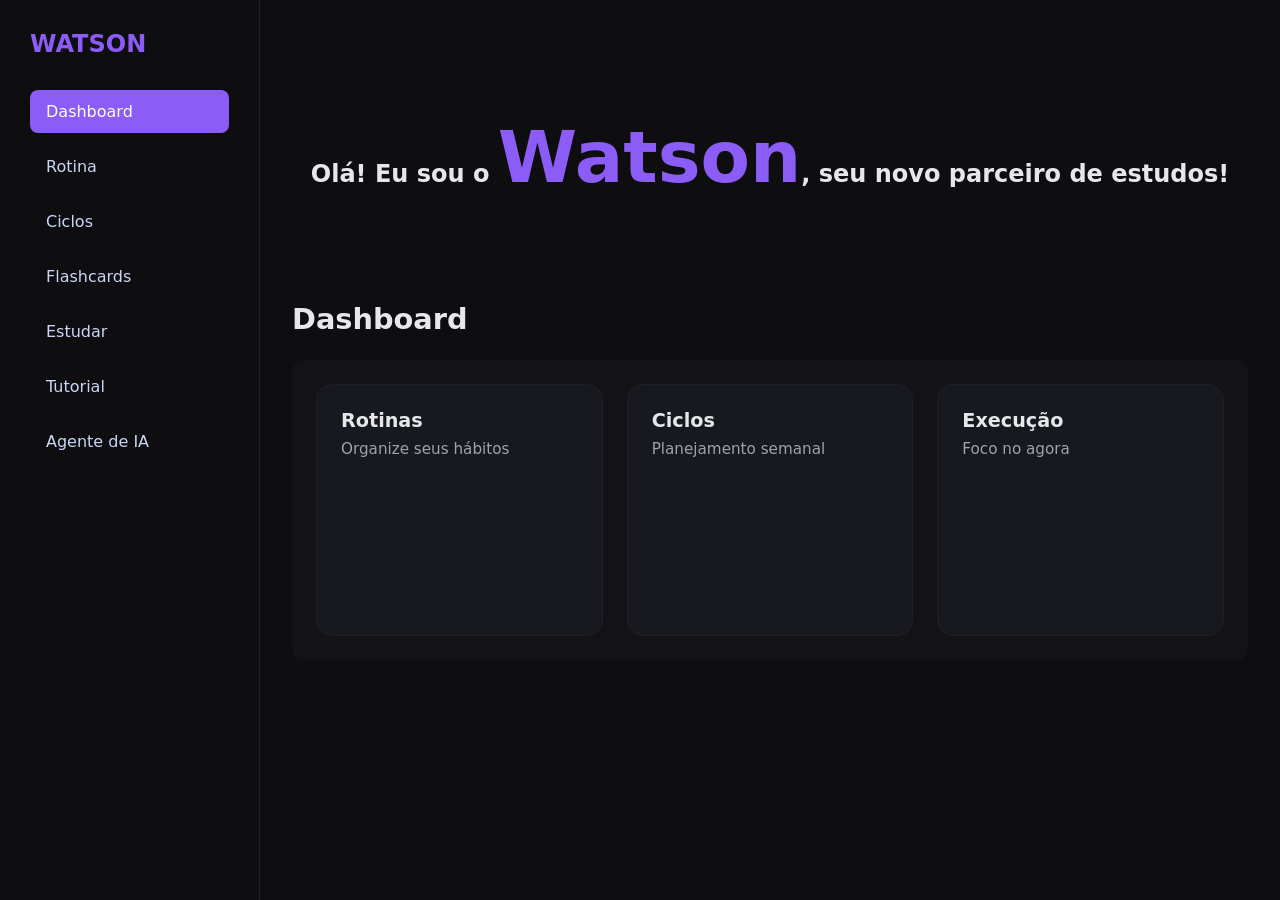
<file: index.html>
<!DOCTYPE html>
<html lang="pt-BR">
<head>
  <meta charset="UTF-8" />
  <meta name="viewport" content="width=device-width, initial-scale=1.0" />
  <title>Watson</title>

  <!-- CSS -->
  <link rel="stylesheet" href="base.css" />
  <link rel="stylesheet" href="layout.css" />
</head>
<body>

  <div class="app">

    <!-- SIDEBAR -->
    <app-sidebar></app-sidebar>
    <script src="sidebar.js"></script>

    <!-- CONTEÚDO -->
    <main class="content">

    <section class="hi">
      <h1>Olá! Eu sou o <strong>Watson</strong>, seu novo parceiro de estudos!</h1>



    </section>
    <BR>
      <header class="content-header">
        <h2>Dashboard</h2>
      </header>

      <section class="content-body dashboard">

  <div class="card">
    <h3>Rotinas</h3>
    <p>Organize seus hábitos</p>
  </div>

  <div class="card">
    <h3>Ciclos</h3>
    <p>Planejamento semanal</p>
  </div>

  <div class="card">
    <h3>Execução</h3>
    <p>Foco no agora</p>
  </div>

</section>

    </main>

  </div>

</body>
</html>
</file>
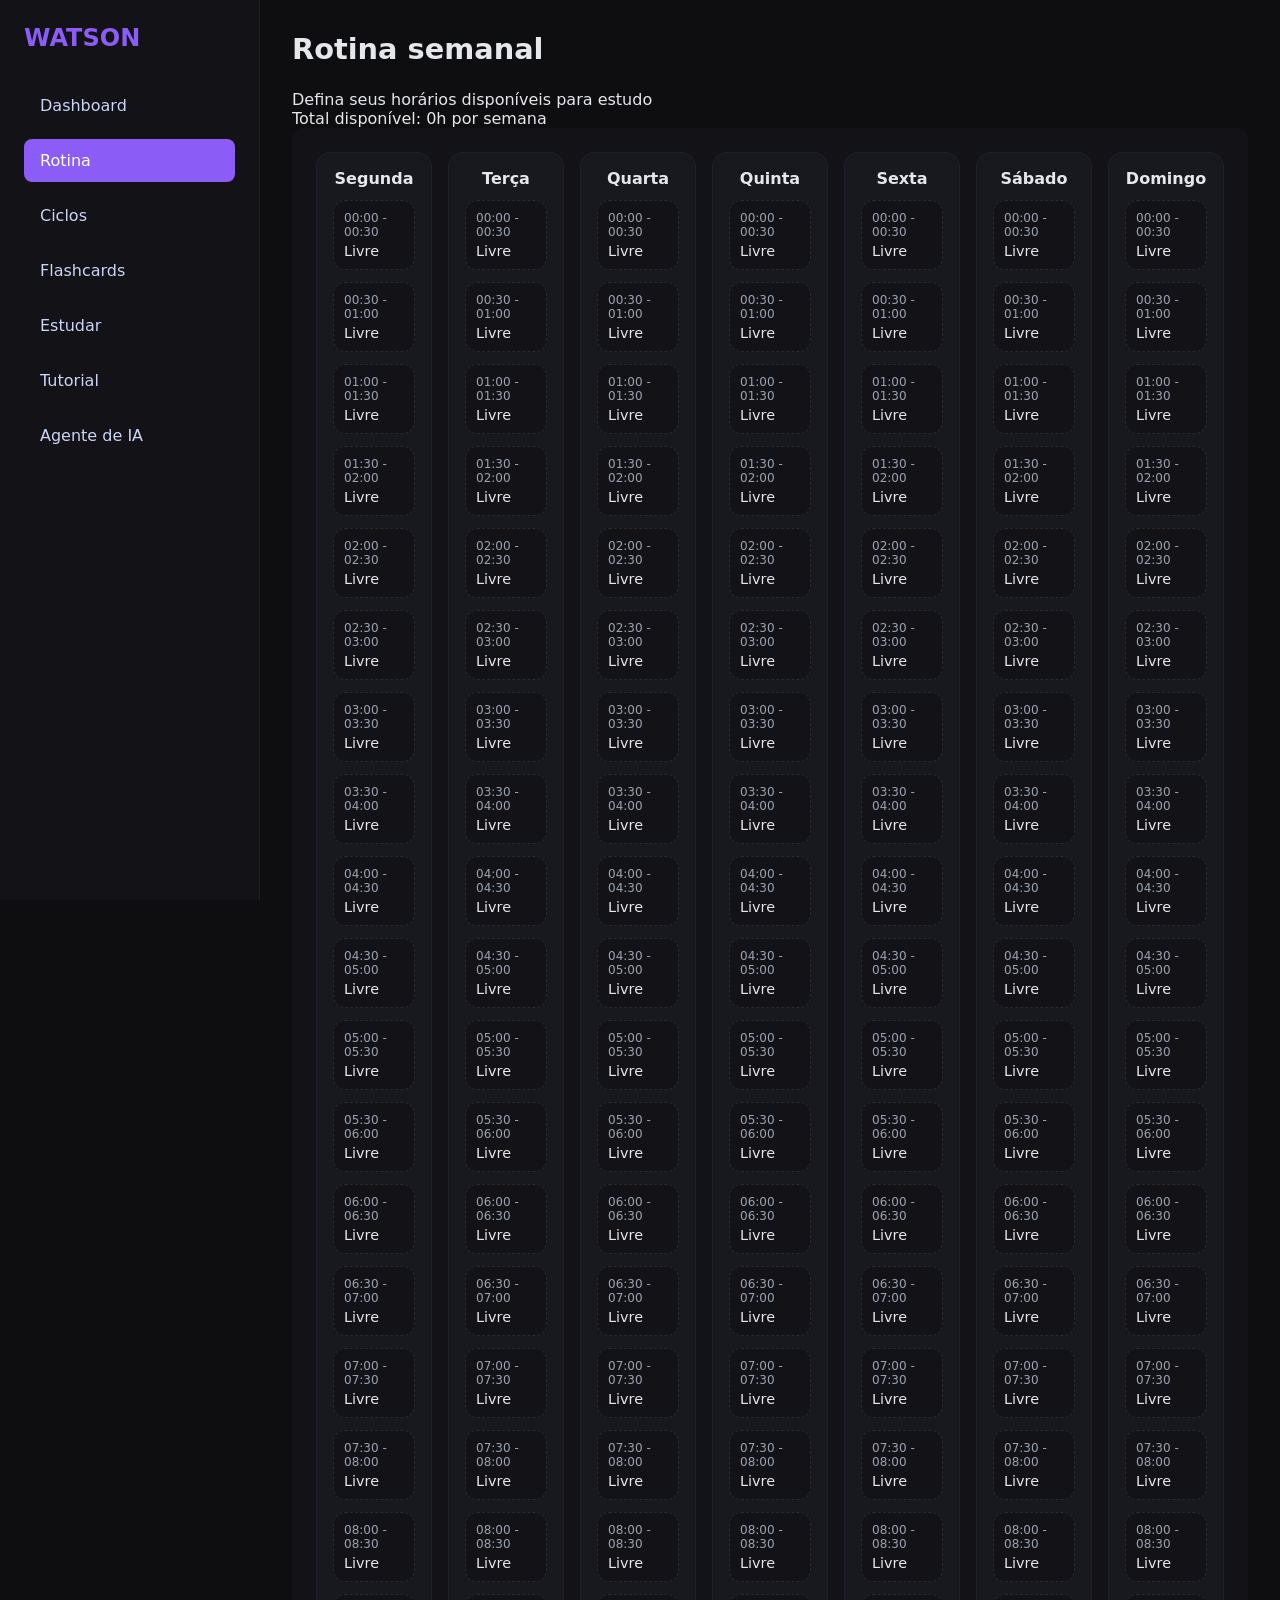
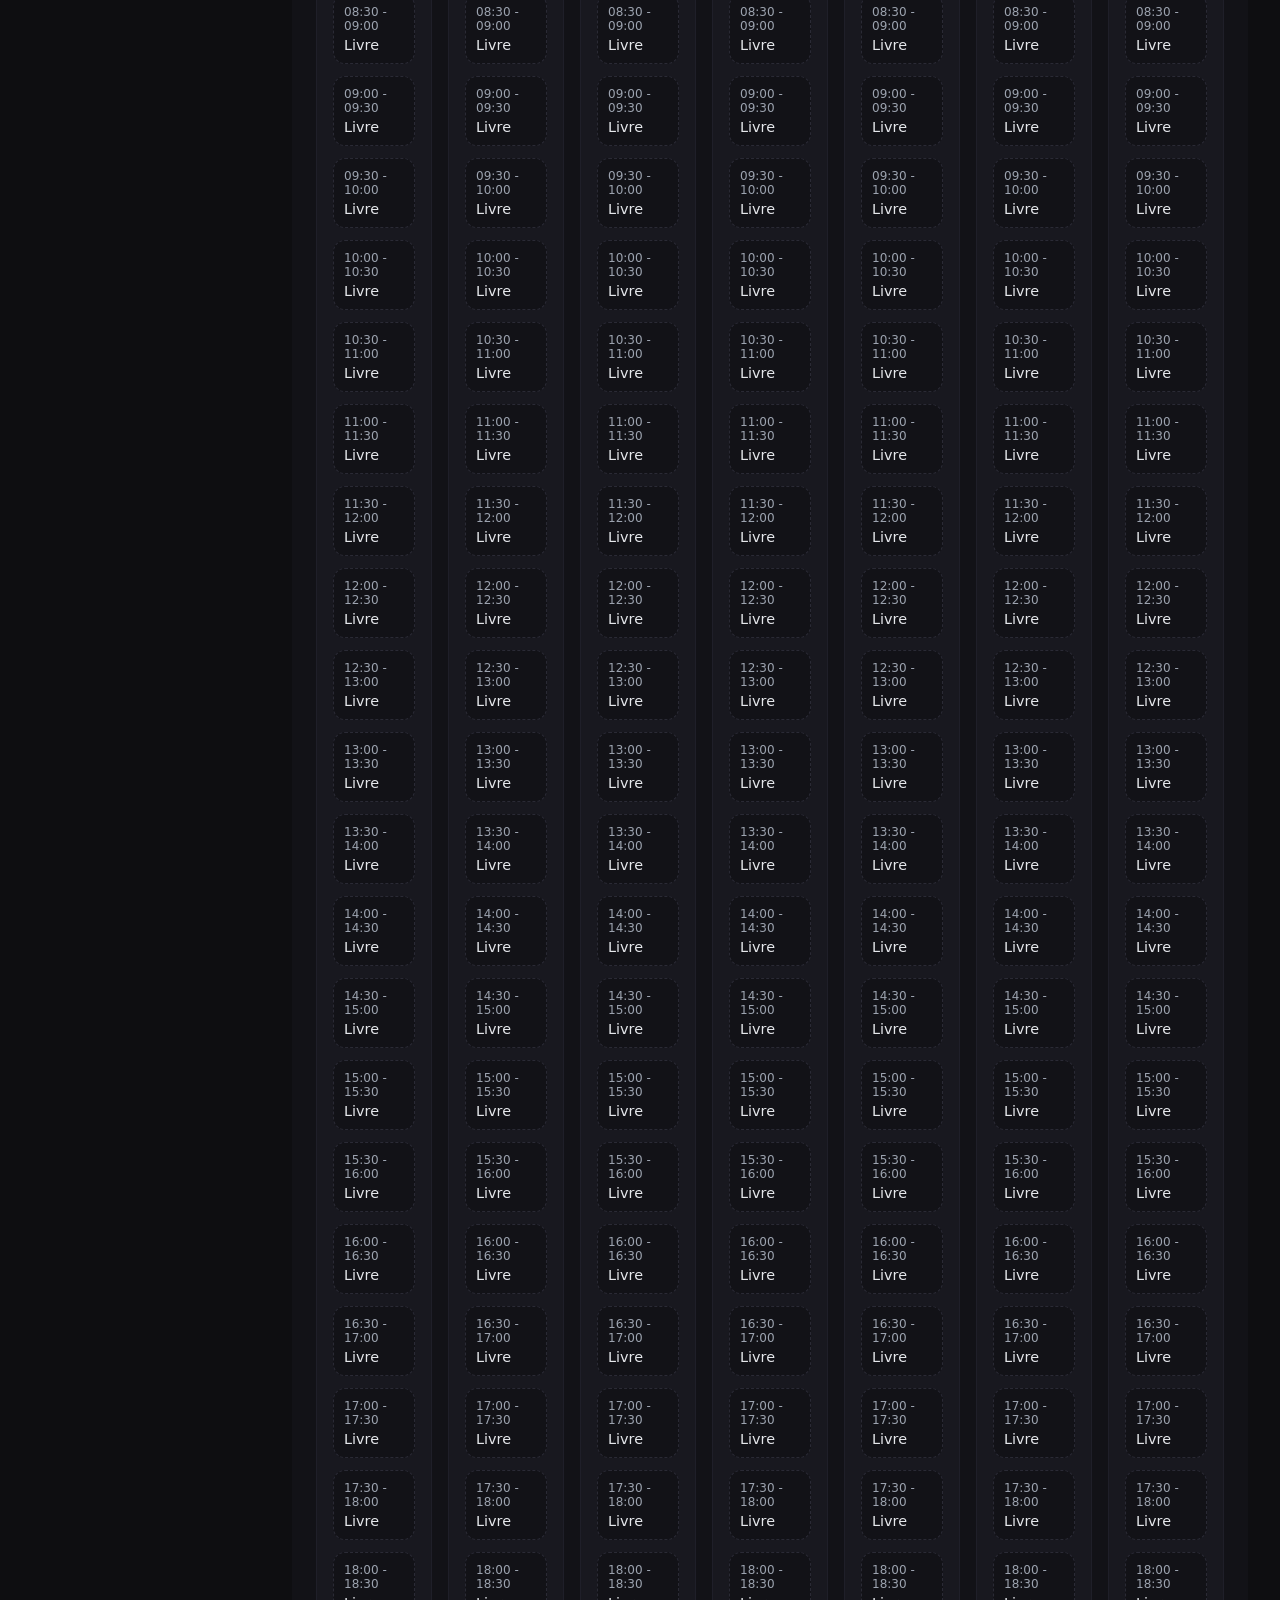
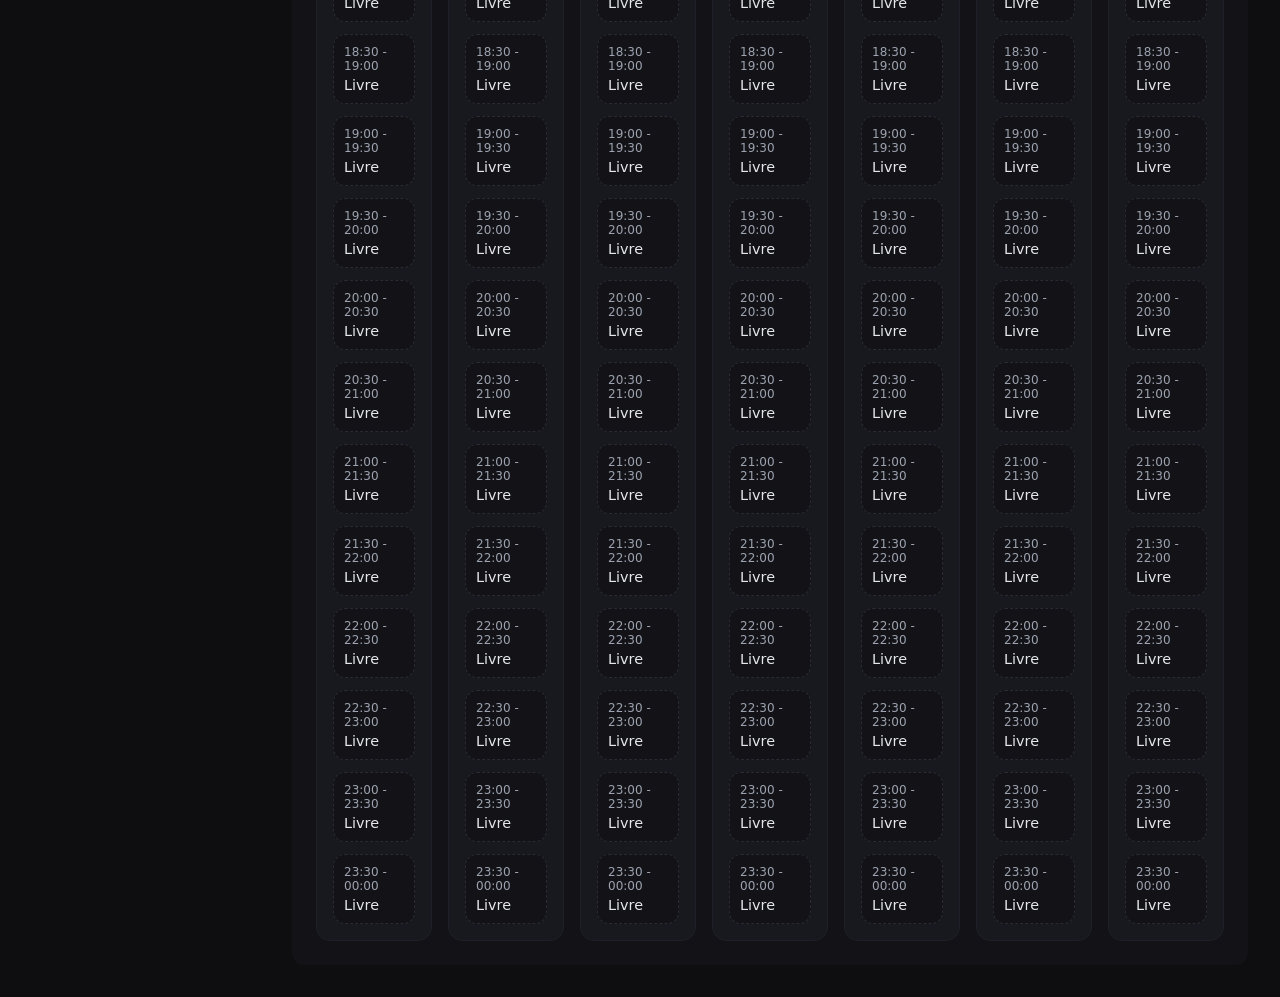
<file: rotina.html>
<!DOCTYPE html>
<html lang="pt-BR">
<head>
  <meta charset="UTF-8" />
  <meta name="viewport" content="width=device-width, initial-scale=1.0" />
  <title>Watson • Rotina</title>

    <link rel="stylesheet" href="base.css" />
    <link rel="stylesheet" href="layout.css" />
    <link rel="stylesheet" href="pages.css" />
   
</head>
<body>

  <div class="app">

    <!-- SIDEBAR -->
     <app-sidebar></app-sidebar>
    <script src="sidebar.js"></script>

    <!-- CONTENT -->
    <main class="content">
      <header class="content-header">
        <h2>Rotina semanal</h2>
        <p>Defina seus horários disponíveis para estudo</p>
      </header>

      <section class="content-body rotina-grid">

        <div class="day" data-day="Seg">
          <h3>Segunda</h3>

           <div class="time-block" data-hours=".5">
              <span class="time">00:00 - 00:30</span>
              <span class="label">Livre</span>
            </div>

            <div class="time-block" data-hours=".5">
                <span class="time">00:30 - 01:00</span>
                <span class="label">Livre</span>
            </div>

            <div class="time-block" data-hours=".5">
                <span class="time">01:00 - 01:30</span>
                <span class="label">Livre</span>
            </div>

            <div class="time-block" data-hours=".5">
              <span class="time">01:30 - 02:00</span>
              <span class="label">Livre</span>
            </div>

            <div class="time-block" data-hours=".5">
                <span class="time">02:00 - 02:30</span>
                <span class="label">Livre</span>
            </div>

            <div class="time-block" data-hours=".5">
                <span class="time">02:30 - 03:00</span>
                <span class="label">Livre</span>
            </div>

             <div class="time-block" data-hours=".5">
              <span class="time">03:00 - 03:30</span>
              <span class="label">Livre</span>
            </div>

            <div class="time-block" data-hours=".5">
                <span class="time">03:30 - 04:00</span>
                <span class="label">Livre</span>
            </div>

            <div class="time-block" data-hours=".5">
                <span class="time">04:00 - 04:30</span>
                <span class="label">Livre</span>
            </div>

            <div class="time-block" data-hours=".5">
              <span class="time">04:30 - 05:00</span>
              <span class="label">Livre</span>
            </div>

            <div class="time-block" data-hours=".5">
                <span class="time">05:00 - 05:30</span>
                <span class="label">Livre</span>
            </div>

            <div class="time-block" data-hours=".5">
                <span class="time">05:30 - 06:00</span>
                <span class="label">Livre</span>
            </div>

             <div class="time-block" data-hours=".5">
              <span class="time">06:00 - 06:30</span>
              <span class="label">Livre</span>
            </div>

            <div class="time-block" data-hours=".5">
                <span class="time">06:30 - 07:00</span>
                <span class="label">Livre</span>
            </div>

            <div class="time-block" data-hours=".5">
                <span class="time">07:00 - 07:30</span>
                <span class="label">Livre</span>
            </div>

            <div class="time-block" data-hours=".5">
              <span class="time">07:30 - 08:00</span>
              <span class="label">Livre</span>
            </div>

            <div class="time-block" data-hours=".5">
                <span class="time">08:00 - 08:30</span>
                <span class="label">Livre</span>
            </div>

            <div class="time-block" data-hours=".5">
                <span class="time">08:30 - 09:00</span>
                <span class="label">Livre</span>
            </div>

            <div class="time-block" data-hours=".5">
              <span class="time">09:00 - 09:30</span>
              <span class="label">Livre</span>
            </div>

            <div class="time-block" data-hours=".5">
                <span class="time">09:30 - 10:00</span>
                <span class="label">Livre</span>
            </div>

            <div class="time-block" data-hours=".5">
                <span class="time">10:00 - 10:30</span>
                <span class="label">Livre</span>
            </div>

            <div class="time-block" data-hours=".5">
                <span class="time">10:30 - 11:00</span>
                <span class="label">Livre</span>
            </div>

            <div class="time-block" data-hours=".5">
                <span class="time">11:00 - 11:30</span>
                <span class="label">Livre</span>
            </div>

            <div class="time-block" data-hours=".5">
              <span class="time">11:30 - 12:00</span>
              <span class="label">Livre</span>
            </div>

            <div class="time-block" data-hours=".5">
                <span class="time">12:00 - 12:30</span>
                <span class="label">Livre</span>
            </div>

            <div class="time-block" data-hours=".5">
                <span class="time">12:30 - 13:00</span>
                <span class="label">Livre</span>
            </div>

             <div class="time-block" data-hours=".5">
              <span class="time">13:00 - 13:30</span>
              <span class="label">Livre</span>
            </div>

            <div class="time-block" data-hours=".5">
                <span class="time">13:30 - 14:00</span>
                <span class="label">Livre</span>
            </div>

            <div class="time-block" data-hours=".5">
                <span class="time">14:00 - 14:30</span>
                <span class="label">Livre</span>
            </div>

            <div class="time-block" data-hours=".5">
              <span class="time">14:30 - 15:00</span>
              <span class="label">Livre</span>
            </div>

            <div class="time-block" data-hours=".5">
                <span class="time">15:00 - 15:30</span>
                <span class="label">Livre</span>
            </div>

            <div class="time-block" data-hours=".5">
                <span class="time">15:30 - 16:00</span>
                <span class="label">Livre</span>
            </div>

             <div class="time-block" data-hours=".5">
              <span class="time">16:00 - 16:30</span>
              <span class="label">Livre</span>
            </div>

            <div class="time-block" data-hours=".5">
                <span class="time">16:30 - 17:00</span>
                <span class="label">Livre</span>
            </div>

            <div class="time-block" data-hours=".5">
                <span class="time">17:00 - 17:30</span>
                <span class="label">Livre</span>
            </div>

            <div class="time-block" data-hours=".5">
              <span class="time">17:30 - 18:00</span>
              <span class="label">Livre</span>
            </div>

            <div class="time-block" data-hours=".5">
                <span class="time">18:00 - 18:30</span>
                <span class="label">Livre</span>
            </div>

            <div class="time-block" data-hours=".5">
                <span class="time">18:30 - 19:00</span>
                <span class="label">Livre</span>
            </div>

            <div class="time-block" data-hours=".5">
                <span class="time">19:00 - 19:30</span>
                <span class="label">Livre</span>
            </div>

            <div class="time-block" data-hours=".5">
              <span class="time">19:30 - 20:00</span>
              <span class="label">Livre</span>
            </div>

            <div class="time-block" data-hours=".5">
                <span class="time">20:00 - 20:30</span>
                <span class="label">Livre</span>
            </div>

            <div class="time-block" data-hours=".5">
                <span class="time">20:30 - 21:00</span>
                <span class="label">Livre</span>
            </div>

             <div class="time-block" data-hours=".5">
              <span class="time">21:00 - 21:30</span>
              <span class="label">Livre</span>
            </div>

            <div class="time-block" data-hours=".5">
                <span class="time">21:30 - 22:00</span>
                <span class="label">Livre</span>
            </div>

            <div class="time-block" data-hours=".5">
                <span class="time">22:00 - 22:30</span>
                <span class="label">Livre</span>
            </div>

            <div class="time-block" data-hours=".5">
              <span class="time">22:30 - 23:00</span>
              <span class="label">Livre</span>
            </div>

            <div class="time-block" data-hours=".5">
                <span class="time">23:00 - 23:30</span>
                <span class="label">Livre</span>
            </div>

            <div class="time-block" data-hours=".5">
                <span class="time">23:30 - 00:00</span>
                <span class="label">Livre</span>
            </div>
        </div>

        <div class="day" data-day="Ter">
          <h3>Terça</h3>
        
           <div class="time-block" data-hours=".5">
              <span class="time">00:00 - 00:30</span>
              <span class="label">Livre</span>
            </div>

            <div class="time-block" data-hours=".5">
                <span class="time">00:30 - 01:00</span>
                <span class="label">Livre</span>
            </div>

            <div class="time-block" data-hours=".5">
                <span class="time">01:00 - 01:30</span>
                <span class="label">Livre</span>
            </div>

            <div class="time-block" data-hours=".5">
              <span class="time">01:30 - 02:00</span>
              <span class="label">Livre</span>
            </div>

            <div class="time-block" data-hours=".5">
                <span class="time">02:00 - 02:30</span>
                <span class="label">Livre</span>
            </div>

            <div class="time-block" data-hours=".5">
                <span class="time">02:30 - 03:00</span>
                <span class="label">Livre</span>
            </div>

             <div class="time-block" data-hours=".5">
              <span class="time">03:00 - 03:30</span>
              <span class="label">Livre</span>
            </div>

            <div class="time-block" data-hours=".5">
                <span class="time">03:30 - 04:00</span>
                <span class="label">Livre</span>
            </div>

            <div class="time-block" data-hours=".5">
                <span class="time">04:00 - 04:30</span>
                <span class="label">Livre</span>
            </div>

            <div class="time-block" data-hours=".5">
              <span class="time">04:30 - 05:00</span>
              <span class="label">Livre</span>
            </div>

            <div class="time-block" data-hours=".5">
                <span class="time">05:00 - 05:30</span>
                <span class="label">Livre</span>
            </div>

            <div class="time-block" data-hours=".5">
                <span class="time">05:30 - 06:00</span>
                <span class="label">Livre</span>
            </div>

             <div class="time-block" data-hours=".5">
              <span class="time">06:00 - 06:30</span>
              <span class="label">Livre</span>
            </div>

            <div class="time-block" data-hours=".5">
                <span class="time">06:30 - 07:00</span>
                <span class="label">Livre</span>
            </div>

            <div class="time-block" data-hours=".5">
                <span class="time">07:00 - 07:30</span>
                <span class="label">Livre</span>
            </div>

            <div class="time-block" data-hours=".5">
              <span class="time">07:30 - 08:00</span>
              <span class="label">Livre</span>
            </div>

            <div class="time-block" data-hours=".5">
                <span class="time">08:00 - 08:30</span>
                <span class="label">Livre</span>
            </div>

            <div class="time-block" data-hours=".5">
                <span class="time">08:30 - 09:00</span>
                <span class="label">Livre</span>
            </div>

            <div class="time-block" data-hours=".5">
              <span class="time">09:00 - 09:30</span>
              <span class="label">Livre</span>
            </div>

            <div class="time-block" data-hours=".5">
                <span class="time">09:30 - 10:00</span>
                <span class="label">Livre</span>
            </div>

            <div class="time-block" data-hours=".5">
                <span class="time">10:00 - 10:30</span>
                <span class="label">Livre</span>
            </div>

            <div class="time-block" data-hours=".5">
                <span class="time">10:30 - 11:00</span>
                <span class="label">Livre</span>
            </div>

            <div class="time-block" data-hours=".5">
                <span class="time">11:00 - 11:30</span>
                <span class="label">Livre</span>
            </div>

            <div class="time-block" data-hours=".5">
              <span class="time">11:30 - 12:00</span>
              <span class="label">Livre</span>
            </div>

            <div class="time-block" data-hours=".5">
                <span class="time">12:00 - 12:30</span>
                <span class="label">Livre</span>
            </div>

            <div class="time-block" data-hours=".5">
                <span class="time">12:30 - 13:00</span>
                <span class="label">Livre</span>
            </div>

             <div class="time-block" data-hours=".5">
              <span class="time">13:00 - 13:30</span>
              <span class="label">Livre</span>
            </div>

            <div class="time-block" data-hours=".5">
                <span class="time">13:30 - 14:00</span>
                <span class="label">Livre</span>
            </div>

            <div class="time-block" data-hours=".5">
                <span class="time">14:00 - 14:30</span>
                <span class="label">Livre</span>
            </div>

            <div class="time-block" data-hours=".5">
              <span class="time">14:30 - 15:00</span>
              <span class="label">Livre</span>
            </div>

            <div class="time-block" data-hours=".5">
                <span class="time">15:00 - 15:30</span>
                <span class="label">Livre</span>
            </div>

            <div class="time-block" data-hours=".5">
                <span class="time">15:30 - 16:00</span>
                <span class="label">Livre</span>
            </div>

             <div class="time-block" data-hours=".5">
              <span class="time">16:00 - 16:30</span>
              <span class="label">Livre</span>
            </div>

            <div class="time-block" data-hours=".5">
                <span class="time">16:30 - 17:00</span>
                <span class="label">Livre</span>
            </div>

            <div class="time-block" data-hours=".5">
                <span class="time">17:00 - 17:30</span>
                <span class="label">Livre</span>
            </div>

            <div class="time-block" data-hours=".5">
              <span class="time">17:30 - 18:00</span>
              <span class="label">Livre</span>
            </div>

            <div class="time-block" data-hours=".5">
                <span class="time">18:00 - 18:30</span>
                <span class="label">Livre</span>
            </div>

            <div class="time-block" data-hours=".5">
                <span class="time">18:30 - 19:00</span>
                <span class="label">Livre</span>
            </div>

            <div class="time-block" data-hours=".5">
                <span class="time">19:00 - 19:30</span>
                <span class="label">Livre</span>
            </div>

            <div class="time-block" data-hours=".5">
              <span class="time">19:30 - 20:00</span>
              <span class="label">Livre</span>
            </div>

            <div class="time-block" data-hours=".5">
                <span class="time">20:00 - 20:30</span>
                <span class="label">Livre</span>
            </div>

            <div class="time-block" data-hours=".5">
                <span class="time">20:30 - 21:00</span>
                <span class="label">Livre</span>
            </div>

             <div class="time-block" data-hours=".5">
              <span class="time">21:00 - 21:30</span>
              <span class="label">Livre</span>
            </div>

            <div class="time-block" data-hours=".5">
                <span class="time">21:30 - 22:00</span>
                <span class="label">Livre</span>
            </div>

            <div class="time-block" data-hours=".5">
                <span class="time">22:00 - 22:30</span>
                <span class="label">Livre</span>
            </div>

            <div class="time-block" data-hours=".5">
              <span class="time">22:30 - 23:00</span>
              <span class="label">Livre</span>
            </div>

            <div class="time-block" data-hours=".5">
                <span class="time">23:00 - 23:30</span>
                <span class="label">Livre</span>
            </div>

            <div class="time-block" data-hours=".5">
                <span class="time">23:30 - 00:00</span>
                <span class="label">Livre</span>
            </div>    
        </div>

        <div class="day" data-day="Qua">
          <h3>Quarta</h3>
        
           <div class="time-block" data-hours=".5">
              <span class="time">00:00 - 00:30</span>
              <span class="label">Livre</span>
            </div>

            <div class="time-block" data-hours=".5">
                <span class="time">00:30 - 01:00</span>
                <span class="label">Livre</span>
            </div>

            <div class="time-block" data-hours=".5">
                <span class="time">01:00 - 01:30</span>
                <span class="label">Livre</span>
            </div>

            <div class="time-block" data-hours=".5">
              <span class="time">01:30 - 02:00</span>
              <span class="label">Livre</span>
            </div>

            <div class="time-block" data-hours=".5">
                <span class="time">02:00 - 02:30</span>
                <span class="label">Livre</span>
            </div>

            <div class="time-block" data-hours=".5">
                <span class="time">02:30 - 03:00</span>
                <span class="label">Livre</span>
            </div>

             <div class="time-block" data-hours=".5">
              <span class="time">03:00 - 03:30</span>
              <span class="label">Livre</span>
            </div>

            <div class="time-block" data-hours=".5">
                <span class="time">03:30 - 04:00</span>
                <span class="label">Livre</span>
            </div>

            <div class="time-block" data-hours=".5">
                <span class="time">04:00 - 04:30</span>
                <span class="label">Livre</span>
            </div>

            <div class="time-block" data-hours=".5">
              <span class="time">04:30 - 05:00</span>
              <span class="label">Livre</span>
            </div>

            <div class="time-block" data-hours=".5">
                <span class="time">05:00 - 05:30</span>
                <span class="label">Livre</span>
            </div>

            <div class="time-block" data-hours=".5">
                <span class="time">05:30 - 06:00</span>
                <span class="label">Livre</span>
            </div>

             <div class="time-block" data-hours=".5">
              <span class="time">06:00 - 06:30</span>
              <span class="label">Livre</span>
            </div>

            <div class="time-block" data-hours=".5">
                <span class="time">06:30 - 07:00</span>
                <span class="label">Livre</span>
            </div>

            <div class="time-block" data-hours=".5">
                <span class="time">07:00 - 07:30</span>
                <span class="label">Livre</span>
            </div>

            <div class="time-block" data-hours=".5">
              <span class="time">07:30 - 08:00</span>
              <span class="label">Livre</span>
            </div>

            <div class="time-block" data-hours=".5">
                <span class="time">08:00 - 08:30</span>
                <span class="label">Livre</span>
            </div>

            <div class="time-block" data-hours=".5">
                <span class="time">08:30 - 09:00</span>
                <span class="label">Livre</span>
            </div>

            <div class="time-block" data-hours=".5">
              <span class="time">09:00 - 09:30</span>
              <span class="label">Livre</span>
            </div>

            <div class="time-block" data-hours=".5">
                <span class="time">09:30 - 10:00</span>
                <span class="label">Livre</span>
            </div>

            <div class="time-block" data-hours=".5">
                <span class="time">10:00 - 10:30</span>
                <span class="label">Livre</span>
            </div>

            <div class="time-block" data-hours=".5">
                <span class="time">10:30 - 11:00</span>
                <span class="label">Livre</span>
            </div>

            <div class="time-block" data-hours=".5">
                <span class="time">11:00 - 11:30</span>
                <span class="label">Livre</span>
            </div>

            <div class="time-block" data-hours=".5">
              <span class="time">11:30 - 12:00</span>
              <span class="label">Livre</span>
            </div>

            <div class="time-block" data-hours=".5">
                <span class="time">12:00 - 12:30</span>
                <span class="label">Livre</span>
            </div>

            <div class="time-block" data-hours=".5">
                <span class="time">12:30 - 13:00</span>
                <span class="label">Livre</span>
            </div>

             <div class="time-block" data-hours=".5">
              <span class="time">13:00 - 13:30</span>
              <span class="label">Livre</span>
            </div>

            <div class="time-block" data-hours=".5">
                <span class="time">13:30 - 14:00</span>
                <span class="label">Livre</span>
            </div>

            <div class="time-block" data-hours=".5">
                <span class="time">14:00 - 14:30</span>
                <span class="label">Livre</span>
            </div>

            <div class="time-block" data-hours=".5">
              <span class="time">14:30 - 15:00</span>
              <span class="label">Livre</span>
            </div>

            <div class="time-block" data-hours=".5">
                <span class="time">15:00 - 15:30</span>
                <span class="label">Livre</span>
            </div>

            <div class="time-block" data-hours=".5">
                <span class="time">15:30 - 16:00</span>
                <span class="label">Livre</span>
            </div>

             <div class="time-block" data-hours=".5">
              <span class="time">16:00 - 16:30</span>
              <span class="label">Livre</span>
            </div>

            <div class="time-block" data-hours=".5">
                <span class="time">16:30 - 17:00</span>
                <span class="label">Livre</span>
            </div>

            <div class="time-block" data-hours=".5">
                <span class="time">17:00 - 17:30</span>
                <span class="label">Livre</span>
            </div>

            <div class="time-block" data-hours=".5">
              <span class="time">17:30 - 18:00</span>
              <span class="label">Livre</span>
            </div>

            <div class="time-block" data-hours=".5">
                <span class="time">18:00 - 18:30</span>
                <span class="label">Livre</span>
            </div>

            <div class="time-block" data-hours=".5">
                <span class="time">18:30 - 19:00</span>
                <span class="label">Livre</span>
            </div>

            <div class="time-block" data-hours=".5">
                <span class="time">19:00 - 19:30</span>
                <span class="label">Livre</span>
            </div>

            <div class="time-block" data-hours=".5">
              <span class="time">19:30 - 20:00</span>
              <span class="label">Livre</span>
            </div>

            <div class="time-block" data-hours=".5">
                <span class="time">20:00 - 20:30</span>
                <span class="label">Livre</span>
            </div>

            <div class="time-block" data-hours=".5">
                <span class="time">20:30 - 21:00</span>
                <span class="label">Livre</span>
            </div>

             <div class="time-block" data-hours=".5">
              <span class="time">21:00 - 21:30</span>
              <span class="label">Livre</span>
            </div>

            <div class="time-block" data-hours=".5">
                <span class="time">21:30 - 22:00</span>
                <span class="label">Livre</span>
            </div>

            <div class="time-block" data-hours=".5">
                <span class="time">22:00 - 22:30</span>
                <span class="label">Livre</span>
            </div>

            <div class="time-block" data-hours=".5">
              <span class="time">22:30 - 23:00</span>
              <span class="label">Livre</span>
            </div>

            <div class="time-block" data-hours=".5">
                <span class="time">23:00 - 23:30</span>
                <span class="label">Livre</span>
            </div>

            <div class="time-block" data-hours=".5">
                <span class="time">23:30 - 00:00</span>
                <span class="label">Livre</span>
            </div>  
        </div>
        

        <div class="day"    data-day="Qui">
          <h3>Quinta</h3>
        
           <div class="time-block" data-hours=".5">
              <span class="time">00:00 - 00:30</span>
              <span class="label">Livre</span>
            </div>

            <div class="time-block" data-hours=".5">
                <span class="time">00:30 - 01:00</span>
                <span class="label">Livre</span>
            </div>

            <div class="time-block" data-hours=".5">
                <span class="time">01:00 - 01:30</span>
                <span class="label">Livre</span>
            </div>

            <div class="time-block" data-hours=".5">
              <span class="time">01:30 - 02:00</span>
              <span class="label">Livre</span>
            </div>

            <div class="time-block" data-hours=".5">
                <span class="time">02:00 - 02:30</span>
                <span class="label">Livre</span>
            </div>

            <div class="time-block" data-hours=".5">
                <span class="time">02:30 - 03:00</span>
                <span class="label">Livre</span>
            </div>

             <div class="time-block" data-hours=".5">
              <span class="time">03:00 - 03:30</span>
              <span class="label">Livre</span>
            </div>

            <div class="time-block" data-hours=".5">
                <span class="time">03:30 - 04:00</span>
                <span class="label">Livre</span>
            </div>

            <div class="time-block" data-hours=".5">
                <span class="time">04:00 - 04:30</span>
                <span class="label">Livre</span>
            </div>

            <div class="time-block" data-hours=".5">
              <span class="time">04:30 - 05:00</span>
              <span class="label">Livre</span>
            </div>

            <div class="time-block" data-hours=".5">
                <span class="time">05:00 - 05:30</span>
                <span class="label">Livre</span>
            </div>

            <div class="time-block" data-hours=".5">
                <span class="time">05:30 - 06:00</span>
                <span class="label">Livre</span>
            </div>

             <div class="time-block" data-hours=".5">
              <span class="time">06:00 - 06:30</span>
              <span class="label">Livre</span>
            </div>

            <div class="time-block" data-hours=".5">
                <span class="time">06:30 - 07:00</span>
                <span class="label">Livre</span>
            </div>

            <div class="time-block" data-hours=".5">
                <span class="time">07:00 - 07:30</span>
                <span class="label">Livre</span>
            </div>

            <div class="time-block" data-hours=".5">
              <span class="time">07:30 - 08:00</span>
              <span class="label">Livre</span>
            </div>

            <div class="time-block" data-hours=".5">
                <span class="time">08:00 - 08:30</span>
                <span class="label">Livre</span>
            </div>

            <div class="time-block" data-hours=".5">
                <span class="time">08:30 - 09:00</span>
                <span class="label">Livre</span>
            </div>

            <div class="time-block" data-hours=".5">
              <span class="time">09:00 - 09:30</span>
              <span class="label">Livre</span>
            </div>

            <div class="time-block" data-hours=".5">
                <span class="time">09:30 - 10:00</span>
                <span class="label">Livre</span>
            </div>

            <div class="time-block" data-hours=".5">
                <span class="time">10:00 - 10:30</span>
                <span class="label">Livre</span>
            </div>

            <div class="time-block" data-hours=".5">
                <span class="time">10:30 - 11:00</span>
                <span class="label">Livre</span>
            </div>

            <div class="time-block" data-hours=".5">
                <span class="time">11:00 - 11:30</span>
                <span class="label">Livre</span>
            </div>

            <div class="time-block" data-hours=".5">
              <span class="time">11:30 - 12:00</span>
              <span class="label">Livre</span>
            </div>

            <div class="time-block" data-hours=".5">
                <span class="time">12:00 - 12:30</span>
                <span class="label">Livre</span>
            </div>

            <div class="time-block" data-hours=".5">
                <span class="time">12:30 - 13:00</span>
                <span class="label">Livre</span>
            </div>

             <div class="time-block" data-hours=".5">
              <span class="time">13:00 - 13:30</span>
              <span class="label">Livre</span>
            </div>

            <div class="time-block" data-hours=".5">
                <span class="time">13:30 - 14:00</span>
                <span class="label">Livre</span>
            </div>

            <div class="time-block" data-hours=".5">
                <span class="time">14:00 - 14:30</span>
                <span class="label">Livre</span>
            </div>

            <div class="time-block" data-hours=".5">
              <span class="time">14:30 - 15:00</span>
              <span class="label">Livre</span>
            </div>

            <div class="time-block" data-hours=".5">
                <span class="time">15:00 - 15:30</span>
                <span class="label">Livre</span>
            </div>

            <div class="time-block" data-hours=".5">
                <span class="time">15:30 - 16:00</span>
                <span class="label">Livre</span>
            </div>

             <div class="time-block" data-hours=".5">
              <span class="time">16:00 - 16:30</span>
              <span class="label">Livre</span>
            </div>

            <div class="time-block" data-hours=".5">
                <span class="time">16:30 - 17:00</span>
                <span class="label">Livre</span>
            </div>

            <div class="time-block" data-hours=".5">
                <span class="time">17:00 - 17:30</span>
                <span class="label">Livre</span>
            </div>

            <div class="time-block" data-hours=".5">
              <span class="time">17:30 - 18:00</span>
              <span class="label">Livre</span>
            </div>

            <div class="time-block" data-hours=".5">
                <span class="time">18:00 - 18:30</span>
                <span class="label">Livre</span>
            </div>

            <div class="time-block" data-hours=".5">
                <span class="time">18:30 - 19:00</span>
                <span class="label">Livre</span>
            </div>

            <div class="time-block" data-hours=".5">
                <span class="time">19:00 - 19:30</span>
                <span class="label">Livre</span>
            </div>

            <div class="time-block" data-hours=".5">
              <span class="time">19:30 - 20:00</span>
              <span class="label">Livre</span>
            </div>

            <div class="time-block" data-hours=".5">
                <span class="time">20:00 - 20:30</span>
                <span class="label">Livre</span>
            </div>

            <div class="time-block" data-hours=".5">
                <span class="time">20:30 - 21:00</span>
                <span class="label">Livre</span>
            </div>

             <div class="time-block" data-hours=".5">
              <span class="time">21:00 - 21:30</span>
              <span class="label">Livre</span>
            </div>

            <div class="time-block" data-hours=".5">
                <span class="time">21:30 - 22:00</span>
                <span class="label">Livre</span>
            </div>

            <div class="time-block" data-hours=".5">
                <span class="time">22:00 - 22:30</span>
                <span class="label">Livre</span>
            </div>

            <div class="time-block" data-hours=".5">
              <span class="time">22:30 - 23:00</span>
              <span class="label">Livre</span>
            </div>

            <div class="time-block" data-hours=".5">
                <span class="time">23:00 - 23:30</span>
                <span class="label">Livre</span>
            </div>

            <div class="time-block" data-hours=".5">
                <span class="time">23:30 - 00:00</span>
                <span class="label">Livre</span>
            </div>    
        </div>

        <div class="day"   data-day="Sex">
          <h3>Sexta</h3>
        
           <div class="time-block" data-hours=".5">
              <span class="time">00:00 - 00:30</span>
              <span class="label">Livre</span>
            </div>

            <div class="time-block" data-hours=".5">
                <span class="time">00:30 - 01:00</span>
                <span class="label">Livre</span>
            </div>

            <div class="time-block" data-hours=".5">
                <span class="time">01:00 - 01:30</span>
                <span class="label">Livre</span>
            </div>

            <div class="time-block" data-hours=".5">
              <span class="time">01:30 - 02:00</span>
              <span class="label">Livre</span>
            </div>

            <div class="time-block" data-hours=".5">
                <span class="time">02:00 - 02:30</span>
                <span class="label">Livre</span>
            </div>

            <div class="time-block" data-hours=".5">
                <span class="time">02:30 - 03:00</span>
                <span class="label">Livre</span>
            </div>

             <div class="time-block" data-hours=".5">
              <span class="time">03:00 - 03:30</span>
              <span class="label">Livre</span>
            </div>

            <div class="time-block" data-hours=".5">
                <span class="time">03:30 - 04:00</span>
                <span class="label">Livre</span>
            </div>

            <div class="time-block" data-hours=".5">
                <span class="time">04:00 - 04:30</span>
                <span class="label">Livre</span>
            </div>

            <div class="time-block" data-hours=".5">
              <span class="time">04:30 - 05:00</span>
              <span class="label">Livre</span>
            </div>

            <div class="time-block" data-hours=".5">
                <span class="time">05:00 - 05:30</span>
                <span class="label">Livre</span>
            </div>

            <div class="time-block" data-hours=".5">
                <span class="time">05:30 - 06:00</span>
                <span class="label">Livre</span>
            </div>

             <div class="time-block" data-hours=".5">
              <span class="time">06:00 - 06:30</span>
              <span class="label">Livre</span>
            </div>

            <div class="time-block" data-hours=".5">
                <span class="time">06:30 - 07:00</span>
                <span class="label">Livre</span>
            </div>

            <div class="time-block" data-hours=".5">
                <span class="time">07:00 - 07:30</span>
                <span class="label">Livre</span>
            </div>

            <div class="time-block" data-hours=".5">
              <span class="time">07:30 - 08:00</span>
              <span class="label">Livre</span>
            </div>

            <div class="time-block" data-hours=".5">
                <span class="time">08:00 - 08:30</span>
                <span class="label">Livre</span>
            </div>

            <div class="time-block" data-hours=".5">
                <span class="time">08:30 - 09:00</span>
                <span class="label">Livre</span>
            </div>

            <div class="time-block" data-hours=".5">
              <span class="time">09:00 - 09:30</span>
              <span class="label">Livre</span>
            </div>

            <div class="time-block" data-hours=".5">
                <span class="time">09:30 - 10:00</span>
                <span class="label">Livre</span>
            </div>

            <div class="time-block" data-hours=".5">
                <span class="time">10:00 - 10:30</span>
                <span class="label">Livre</span>
            </div>

            <div class="time-block" data-hours=".5">
                <span class="time">10:30 - 11:00</span>
                <span class="label">Livre</span>
            </div>

            <div class="time-block" data-hours=".5">
                <span class="time">11:00 - 11:30</span>
                <span class="label">Livre</span>
            </div>

            <div class="time-block" data-hours=".5">
              <span class="time">11:30 - 12:00</span>
              <span class="label">Livre</span>
            </div>

            <div class="time-block" data-hours=".5">
                <span class="time">12:00 - 12:30</span>
                <span class="label">Livre</span>
            </div>

            <div class="time-block" data-hours=".5">
                <span class="time">12:30 - 13:00</span>
                <span class="label">Livre</span>
            </div>

             <div class="time-block" data-hours=".5">
              <span class="time">13:00 - 13:30</span>
              <span class="label">Livre</span>
            </div>

            <div class="time-block" data-hours=".5">
                <span class="time">13:30 - 14:00</span>
                <span class="label">Livre</span>
            </div>

            <div class="time-block" data-hours=".5">
                <span class="time">14:00 - 14:30</span>
                <span class="label">Livre</span>
            </div>

            <div class="time-block" data-hours=".5">
              <span class="time">14:30 - 15:00</span>
              <span class="label">Livre</span>
            </div>

            <div class="time-block" data-hours=".5">
                <span class="time">15:00 - 15:30</span>
                <span class="label">Livre</span>
            </div>

            <div class="time-block" data-hours=".5">
                <span class="time">15:30 - 16:00</span>
                <span class="label">Livre</span>
            </div>

             <div class="time-block" data-hours=".5">
              <span class="time">16:00 - 16:30</span>
              <span class="label">Livre</span>
            </div>

            <div class="time-block" data-hours=".5">
                <span class="time">16:30 - 17:00</span>
                <span class="label">Livre</span>
            </div>

            <div class="time-block" data-hours=".5">
                <span class="time">17:00 - 17:30</span>
                <span class="label">Livre</span>
            </div>

            <div class="time-block" data-hours=".5">
              <span class="time">17:30 - 18:00</span>
              <span class="label">Livre</span>
            </div>

            <div class="time-block" data-hours=".5">
                <span class="time">18:00 - 18:30</span>
                <span class="label">Livre</span>
            </div>

            <div class="time-block" data-hours=".5">
                <span class="time">18:30 - 19:00</span>
                <span class="label">Livre</span>
            </div>

            <div class="time-block" data-hours=".5">
                <span class="time">19:00 - 19:30</span>
                <span class="label">Livre</span>
            </div>

            <div class="time-block" data-hours=".5">
              <span class="time">19:30 - 20:00</span>
              <span class="label">Livre</span>
            </div>

            <div class="time-block" data-hours=".5">
                <span class="time">20:00 - 20:30</span>
                <span class="label">Livre</span>
            </div>

            <div class="time-block" data-hours=".5">
                <span class="time">20:30 - 21:00</span>
                <span class="label">Livre</span>
            </div>

             <div class="time-block" data-hours=".5">
              <span class="time">21:00 - 21:30</span>
              <span class="label">Livre</span>
            </div>

            <div class="time-block" data-hours=".5">
                <span class="time">21:30 - 22:00</span>
                <span class="label">Livre</span>
            </div>

            <div class="time-block" data-hours=".5">
                <span class="time">22:00 - 22:30</span>
                <span class="label">Livre</span>
            </div>

            <div class="time-block" data-hours=".5">
              <span class="time">22:30 - 23:00</span>
              <span class="label">Livre</span>
            </div>

            <div class="time-block" data-hours=".5">
                <span class="time">23:00 - 23:30</span>
                <span class="label">Livre</span>
            </div>

            <div class="time-block" data-hours=".5">
                <span class="time">23:30 - 00:00</span>
                <span class="label">Livre</span>
            </div>    
        </div>

        <div class="day" data-day="Sáb">
          <h3>Sábado</h3>
        
           <div class="time-block" data-hours=".5">
              <span class="time">00:00 - 00:30</span>
              <span class="label">Livre</span>
            </div>

            <div class="time-block" data-hours=".5">
                <span class="time">00:30 - 01:00</span>
                <span class="label">Livre</span>
            </div>

            <div class="time-block" data-hours=".5">
                <span class="time">01:00 - 01:30</span>
                <span class="label">Livre</span>
            </div>

            <div class="time-block" data-hours=".5">
              <span class="time">01:30 - 02:00</span>
              <span class="label">Livre</span>
            </div>

            <div class="time-block" data-hours=".5">
                <span class="time">02:00 - 02:30</span>
                <span class="label">Livre</span>
            </div>

            <div class="time-block" data-hours=".5">
                <span class="time">02:30 - 03:00</span>
                <span class="label">Livre</span>
            </div>

             <div class="time-block" data-hours=".5">
              <span class="time">03:00 - 03:30</span>
              <span class="label">Livre</span>
            </div>

            <div class="time-block" data-hours=".5">
                <span class="time">03:30 - 04:00</span>
                <span class="label">Livre</span>
            </div>

            <div class="time-block" data-hours=".5">
                <span class="time">04:00 - 04:30</span>
                <span class="label">Livre</span>
            </div>

            <div class="time-block" data-hours=".5">
              <span class="time">04:30 - 05:00</span>
              <span class="label">Livre</span>
            </div>

            <div class="time-block" data-hours=".5">
                <span class="time">05:00 - 05:30</span>
                <span class="label">Livre</span>
            </div>

            <div class="time-block" data-hours=".5">
                <span class="time">05:30 - 06:00</span>
                <span class="label">Livre</span>
            </div>

             <div class="time-block" data-hours=".5">
              <span class="time">06:00 - 06:30</span>
              <span class="label">Livre</span>
            </div>

            <div class="time-block" data-hours=".5">
                <span class="time">06:30 - 07:00</span>
                <span class="label">Livre</span>
            </div>

            <div class="time-block" data-hours=".5">
                <span class="time">07:00 - 07:30</span>
                <span class="label">Livre</span>
            </div>

            <div class="time-block" data-hours=".5">
              <span class="time">07:30 - 08:00</span>
              <span class="label">Livre</span>
            </div>

            <div class="time-block" data-hours=".5">
                <span class="time">08:00 - 08:30</span>
                <span class="label">Livre</span>
            </div>

            <div class="time-block" data-hours=".5">
                <span class="time">08:30 - 09:00</span>
                <span class="label">Livre</span>
            </div>

            <div class="time-block" data-hours=".5">
              <span class="time">09:00 - 09:30</span>
              <span class="label">Livre</span>
            </div>

            <div class="time-block" data-hours=".5">
                <span class="time">09:30 - 10:00</span>
                <span class="label">Livre</span>
            </div>

            <div class="time-block" data-hours=".5">
                <span class="time">10:00 - 10:30</span>
                <span class="label">Livre</span>
            </div>

            <div class="time-block" data-hours=".5">
                <span class="time">10:30 - 11:00</span>
                <span class="label">Livre</span>
            </div>

            <div class="time-block" data-hours=".5">
                <span class="time">11:00 - 11:30</span>
                <span class="label">Livre</span>
            </div>

            <div class="time-block" data-hours=".5">
              <span class="time">11:30 - 12:00</span>
              <span class="label">Livre</span>
            </div>

            <div class="time-block" data-hours=".5">
                <span class="time">12:00 - 12:30</span>
                <span class="label">Livre</span>
            </div>

            <div class="time-block" data-hours=".5">
                <span class="time">12:30 - 13:00</span>
                <span class="label">Livre</span>
            </div>

             <div class="time-block" data-hours=".5">
              <span class="time">13:00 - 13:30</span>
              <span class="label">Livre</span>
            </div>

            <div class="time-block" data-hours=".5">
                <span class="time">13:30 - 14:00</span>
                <span class="label">Livre</span>
            </div>

            <div class="time-block" data-hours=".5">
                <span class="time">14:00 - 14:30</span>
                <span class="label">Livre</span>
            </div>

            <div class="time-block" data-hours=".5">
              <span class="time">14:30 - 15:00</span>
              <span class="label">Livre</span>
            </div>

            <div class="time-block" data-hours=".5">
                <span class="time">15:00 - 15:30</span>
                <span class="label">Livre</span>
            </div>

            <div class="time-block" data-hours=".5">
                <span class="time">15:30 - 16:00</span>
                <span class="label">Livre</span>
            </div>

             <div class="time-block" data-hours=".5">
              <span class="time">16:00 - 16:30</span>
              <span class="label">Livre</span>
            </div>

            <div class="time-block" data-hours=".5">
                <span class="time">16:30 - 17:00</span>
                <span class="label">Livre</span>
            </div>

            <div class="time-block" data-hours=".5">
                <span class="time">17:00 - 17:30</span>
                <span class="label">Livre</span>
            </div>

            <div class="time-block" data-hours=".5">
              <span class="time">17:30 - 18:00</span>
              <span class="label">Livre</span>
            </div>

            <div class="time-block" data-hours=".5">
                <span class="time">18:00 - 18:30</span>
                <span class="label">Livre</span>
            </div>

            <div class="time-block" data-hours=".5">
                <span class="time">18:30 - 19:00</span>
                <span class="label">Livre</span>
            </div>

            <div class="time-block" data-hours=".5">
                <span class="time">19:00 - 19:30</span>
                <span class="label">Livre</span>
            </div>

            <div class="time-block" data-hours=".5">
              <span class="time">19:30 - 20:00</span>
              <span class="label">Livre</span>
            </div>

            <div class="time-block" data-hours=".5">
                <span class="time">20:00 - 20:30</span>
                <span class="label">Livre</span>
            </div>

            <div class="time-block" data-hours=".5">
                <span class="time">20:30 - 21:00</span>
                <span class="label">Livre</span>
            </div>

             <div class="time-block" data-hours=".5">
              <span class="time">21:00 - 21:30</span>
              <span class="label">Livre</span>
            </div>

            <div class="time-block" data-hours=".5">
                <span class="time">21:30 - 22:00</span>
                <span class="label">Livre</span>
            </div>

            <div class="time-block" data-hours=".5">
                <span class="time">22:00 - 22:30</span>
                <span class="label">Livre</span>
            </div>

            <div class="time-block" data-hours=".5">
              <span class="time">22:30 - 23:00</span>
              <span class="label">Livre</span>
            </div>

            <div class="time-block" data-hours=".5">
                <span class="time">23:00 - 23:30</span>
                <span class="label">Livre</span>
            </div>

            <div class="time-block" data-hours=".5">
                <span class="time">23:30 - 00:00</span>
                <span class="label">Livre</span>
            </div>    
        </div>

        <div class="day" data-day="Dom">
          <h3>Domingo</h3>
        
           <div class="time-block" data-hours=".5">
              <span class="time">00:00 - 00:30</span>
              <span class="label">Livre</span>
            </div>

            <div class="time-block" data-hours=".5">
                <span class="time">00:30 - 01:00</span>
                <span class="label">Livre</span>
            </div>

            <div class="time-block" data-hours=".5">
                <span class="time">01:00 - 01:30</span>
                <span class="label">Livre</span>
            </div>

            <div class="time-block" data-hours=".5">
              <span class="time">01:30 - 02:00</span>
              <span class="label">Livre</span>
            </div>

            <div class="time-block" data-hours=".5">
                <span class="time">02:00 - 02:30</span>
                <span class="label">Livre</span>
            </div>

            <div class="time-block" data-hours=".5">
                <span class="time">02:30 - 03:00</span>
                <span class="label">Livre</span>
            </div>

             <div class="time-block" data-hours=".5">
              <span class="time">03:00 - 03:30</span>
              <span class="label">Livre</span>
            </div>

            <div class="time-block" data-hours=".5">
                <span class="time">03:30 - 04:00</span>
                <span class="label">Livre</span>
            </div>

            <div class="time-block" data-hours=".5">
                <span class="time">04:00 - 04:30</span>
                <span class="label">Livre</span>
            </div>

            <div class="time-block" data-hours=".5">
              <span class="time">04:30 - 05:00</span>
              <span class="label">Livre</span>
            </div>

            <div class="time-block" data-hours=".5">
                <span class="time">05:00 - 05:30</span>
                <span class="label">Livre</span>
            </div>

            <div class="time-block" data-hours=".5">
                <span class="time">05:30 - 06:00</span>
                <span class="label">Livre</span>
            </div>

             <div class="time-block" data-hours=".5">
              <span class="time">06:00 - 06:30</span>
              <span class="label">Livre</span>
            </div>

            <div class="time-block" data-hours=".5">
                <span class="time">06:30 - 07:00</span>
                <span class="label">Livre</span>
            </div>

            <div class="time-block" data-hours=".5">
                <span class="time">07:00 - 07:30</span>
                <span class="label">Livre</span>
            </div>

            <div class="time-block" data-hours=".5">
              <span class="time">07:30 - 08:00</span>
              <span class="label">Livre</span>
            </div>

            <div class="time-block" data-hours=".5">
                <span class="time">08:00 - 08:30</span>
                <span class="label">Livre</span>
            </div>

            <div class="time-block" data-hours=".5">
                <span class="time">08:30 - 09:00</span>
                <span class="label">Livre</span>
            </div>

            <div class="time-block" data-hours=".5">
              <span class="time">09:00 - 09:30</span>
              <span class="label">Livre</span>
            </div>

            <div class="time-block" data-hours=".5">
                <span class="time">09:30 - 10:00</span>
                <span class="label">Livre</span>
            </div>

            <div class="time-block" data-hours=".5">
                <span class="time">10:00 - 10:30</span>
                <span class="label">Livre</span>
            </div>

            <div class="time-block" data-hours=".5">
                <span class="time">10:30 - 11:00</span>
                <span class="label">Livre</span>
            </div>

            <div class="time-block" data-hours=".5">
                <span class="time">11:00 - 11:30</span>
                <span class="label">Livre</span>
            </div>

            <div class="time-block" data-hours=".5">
              <span class="time">11:30 - 12:00</span>
              <span class="label">Livre</span>
            </div>

            <div class="time-block" data-hours=".5">
                <span class="time">12:00 - 12:30</span>
                <span class="label">Livre</span>
            </div>

            <div class="time-block" data-hours=".5">
                <span class="time">12:30 - 13:00</span>
                <span class="label">Livre</span>
            </div>

             <div class="time-block" data-hours=".5">
              <span class="time">13:00 - 13:30</span>
              <span class="label">Livre</span>
            </div>

            <div class="time-block" data-hours=".5">
                <span class="time">13:30 - 14:00</span>
                <span class="label">Livre</span>
            </div>

            <div class="time-block" data-hours=".5">
                <span class="time">14:00 - 14:30</span>
                <span class="label">Livre</span>
            </div>

            <div class="time-block" data-hours=".5">
              <span class="time">14:30 - 15:00</span>
              <span class="label">Livre</span>
            </div>

            <div class="time-block" data-hours=".5">
                <span class="time">15:00 - 15:30</span>
                <span class="label">Livre</span>
            </div>

            <div class="time-block" data-hours=".5">
                <span class="time">15:30 - 16:00</span>
                <span class="label">Livre</span>
            </div>

             <div class="time-block" data-hours=".5">
              <span class="time">16:00 - 16:30</span>
              <span class="label">Livre</span>
            </div>

            <div class="time-block" data-hours=".5">
                <span class="time">16:30 - 17:00</span>
                <span class="label">Livre</span>
            </div>

            <div class="time-block" data-hours=".5">
                <span class="time">17:00 - 17:30</span>
                <span class="label">Livre</span>
            </div>

            <div class="time-block" data-hours=".5">
              <span class="time">17:30 - 18:00</span>
              <span class="label">Livre</span>
            </div>

            <div class="time-block" data-hours=".5">
                <span class="time">18:00 - 18:30</span>
                <span class="label">Livre</span>
            </div>

            <div class="time-block" data-hours=".5">
                <span class="time">18:30 - 19:00</span>
                <span class="label">Livre</span>
            </div>

            <div class="time-block" data-hours=".5">
                <span class="time">19:00 - 19:30</span>
                <span class="label">Livre</span>
            </div>

            <div class="time-block" data-hours=".5">
              <span class="time">19:30 - 20:00</span>
              <span class="label">Livre</span>
            </div>

            <div class="time-block" data-hours=".5">
                <span class="time">20:00 - 20:30</span>
                <span class="label">Livre</span>
            </div>

            <div class="time-block" data-hours=".5">
                <span class="time">20:30 - 21:00</span>
                <span class="label">Livre</span>
            </div>

             <div class="time-block" data-hours=".5">
              <span class="time">21:00 - 21:30</span>
              <span class="label">Livre</span>
            </div>

            <div class="time-block" data-hours=".5">
                <span class="time">21:30 - 22:00</span>
                <span class="label">Livre</span>
            </div>

            <div class="time-block" data-hours=".5">
                <span class="time">22:00 - 22:30</span>
                <span class="label">Livre</span>
            </div>

            <div class="time-block" data-hours=".5">
              <span class="time">22:30 - 23:00</span>
              <span class="label">Livre</span>
            </div>

            <div class="time-block" data-hours=".5">
                <span class="time">23:00 - 23:30</span>
                <span class="label">Livre</span>
            </div>

            <div class="time-block" data-hours=".5">
                <span class="time">23:30 - 00:00</span>
                <span class="label">Livre</span>
            </div>   
        </div>
      </section>
    </main>

  </div>

  <script src="rotina.js"></script>
</body>
</html>
</file>
<file: base.css>
/* RESET */
* {
  margin: 0;
  padding: 0;
  box-sizing: border-box;
}

html, body {
  height: 100%;
  font-family: system-ui, -apple-system, BlinkMacSystemFont, "Segoe UI", sans-serif;
  background-color: #0e0e11;
  color: #e5e7eb;
}
</file>
<file: layout.css>
.app {
  display: grid;
  grid-template-columns: 260px 1fr;
  height: 100vh;
}

strong{
  color: #8b5cf6;
  font-size: 3em;

}
.hi {
  display: flex;
  justify-content: center;
  align-items: center;
  height: 30%;
}
/* SIDEBAR */


#input-cicle {
width:260px;
height: 100vh;
position: fixed;
top:0;
right:0;
}

input,select {
width:100%;
padding:10px;
margin:8px 0;
border-radius:10px;
border:none;
scale: none;
}

.sidebar {
  background-color: #121217;
  border-right: 1px solid #1f1f29;
  padding: 24px;
  display: flex;
  flex-direction: column;
}
.sidebar-header h1 {
  color: #8b5cf6;
  font-size: 1.5rem;
  margin-bottom: 32px;
}

.sidebar-menu {
  display: flex;
  flex-direction: column;
  gap: 12px;
}

.sidebar-menu a {
  text-decoration: none;
  color: #cbd5f5;
  padding: 12px 16px;
  border-radius: 8px;
  transition: background 0.2s, color 0.2s;
}

.sidebar-menu a:hover {
  background-color: #1f1f29;
}

.sidebar-menu a.active {
  background-color: #8b5cf6;
  color: #fff;
}

.sidebar{
width:260px;
height: 100vh;
background:var(--card);
padding:30px;
transition:0.3s;
position: fixed;
}

.sidebar-actions{
margin-top:20px;
display:flex;
flex-direction:column;
align-items: center;
}

hr {
  margin-top: 30px;
  border-top: 1px solid #1f1f29;
}

button{
width: 94%;
padding:15px;
margin-top:10px;
border:none;
border-radius:15px;
cursor:pointer;
background:#8b5cf6;
color:white;
box-shadow: #fbfbfc;
align-self: center;
}

button:hover {
    box-shadow: 0 0 10px rgba(255, 255, 255, 0.4);
   scale: 1.1; 
}

/* CONTENT */
.content {
  padding: 32px;
}

.content-header h2 {
  font-size: 1.8rem;
  margin-bottom: 24px;
}

.content-body {
  background-color: #121217;
  border-radius: 12px;
  padding: 24px;
  min-height: 300px;
}

/* DASHBOARD */
.dashboard {
  display: grid;
  grid-template-columns: repeat(auto-fit, minmax(220px, 1fr));
  gap: 24px;
}

.card {
  background-color: #18181f;
  border: 1px solid #1f1f29;
  border-radius: 16px;
  padding: 24px;
  min-height: 120px;
  cursor: pointer;
  transition: transform 0.2s ease, box-shadow 0.2s ease;
}

.card-cicle {
  background-color: #18181f;
  border: 1px solid #1f1f29;
  border-radius: 16px;
  padding: 24px;
  margin: 10px;
  height: auto;
  width: auto;
  cursor: pointer;
  transition: transform 0.2s ease, box-shadow 0.2s ease;  

}

.card h3 {
  font-size: 1.2rem;
  margin-bottom: 8px;
  color: #e5e7eb;
}

.card p {
  color: #9ca3af;
  font-size: 0.95rem;
}

.card:hover {
  transform: translateY(-4px);
  box-shadow: 0 12px 30px rgba(0, 0, 0, 0.4);
}

#ciclo-container {
  display: grid;
  grid-template-columns: repeat(3, 1fr);
  gap: 16px;
}

.dash-cicle h1  {
  display: flex;
  align-items: center;
  margin: 10px;
}

progress {
  width: 100%;
}

.watch {
  display: block;
  align-items: center;
}

.execute {
  width: 50%;
}



/* RESPONSIVO */
@media (max-width: 900px) {
  .app {
    grid-template-columns: 80px 1fr;
  }

  .sidebar-header h1 {
    font-size: 1rem;
    text-align: center;
  }

  .sidebar-menu a {
    text-align: center;
    padding: 10px;
    font-size: 0.85rem;
  }
}

@media (max-width: 600px) {
  .app {
    grid-template-columns: 1fr;
  }

  .sidebar {
    flex-direction: row;
    justify-content: space-around;
    border-right: none;
    border-bottom: 1px solid #1f1f29;
  }

  .sidebar-menu {
    flex-direction: row;
    gap: 8px;
  }

  .content {
    padding: 16px;
  }
}

#studyArea {
display:none;
}

/* ===== DISCIPLINE ===== */

.discipline {
    margin-bottom: 50px;
}

.discipline h1 {
    margin: 10px 0;
}


/* ===== WRAPPER ===== */

.row-wrapper {
    position: relative;
}


/* ===== CONTAINER SCROLL ===== */

.row-container {
    display: flex;
    gap: 20px;
    overflow-x: auto;
    scroll-behavior: smooth;
    padding: 10px 40px;
    scroll-snap-type: x mandatory;
}

.row-container::-webkit-scrollbar {
    display: none;
}


/* ===== CARD ===== */

.row-container .card {
    flex: 0 0 auto;
    min-width: 320px;
    scroll-snap-align: start;
    transition: 0.3s;
}

.row-container .card:hover {
    transform: scale(1.08);
    z-index: 5;
}


/* ===== NAV BUTTONS ===== */

.nav {
    position: absolute;
    top: 40%;
    transform: translateY(-50%);
    width: 45px;
    height: 70px;
    border: none;
    background: rgba(0,0,0,0.6);
    color: white;
    font-size: 30px;
    cursor: pointer;
    z-index: 10;
    border-radius: 8px;
}

.nav.prev {
    left: 0;
}

.nav.next {
    right: 0;
}

.nav:hover {
    background: rgba(0,0,0,0.9);
}


/* ===== FADE LATERAL ===== */

.row-wrapper::before,
.row-wrapper::after {
    content: "";
    position: absolute;
    top: 0;
    width: 60px;
    height: 100%;
    z-index: 5;
    pointer-events: none;
}

.row-wrapper::before {
    left: 0;
    background: linear-gradient(to right, var(--bg), transparent);
}

.row-wrapper::after {
    right: 0;
    background: linear-gradient(to left, var(--bg), transparent);
}
</file>
<file: pages.css>
/* ROTINA */
.rotina-grid {
  display: grid;
  grid-template-columns: repeat(7, 1fr);
  gap: 16px;
}

.day {
  background-color: #18181f;
  border: 1px solid #1f1f29;
  border-radius: 14px;
  padding: 16px;
  display: flex;
  flex-direction: column;
  gap: 12px;
}

.day h3 {
  text-align: center;
  font-size: 1rem;
  color: #e5e7eb;
}

.time-block {
  background-color: #121217;
  border: 1px dashed #2a2a35;
  border-radius: 12px;
  padding: 10px;
  height: 70px;
  cursor: pointer;
  display: flex;
  flex-direction: column;
  justify-content: space-between;
  transition: background 0.2s, border 0.2s;
}

.time-block .time {
  font-size: 0.75rem;
  color: #9ca3af;
}

.time-block .label {
  font-size: 0.9rem;
  color: #e5e7eb;
}

.time-block.active {
  background-color: #8b5cf6;
  border-color: #8b5cf6;
}

.time-block.active .time,
.time-block.active .label {
  color: #fff;
}


.time-block:hover {
  background-color: #1f1f29;
  border-color: #8b5cf6;
}

.time-block.active {
  background-color: #8b5cf6;
  border-color: #8b5cf6;
}

.sidebar {
  background-color: #121217;
  border-right: 1px solid #1f1f29;
  padding: 24px;
  display: flex;
  flex-direction: column;
}
</file>
